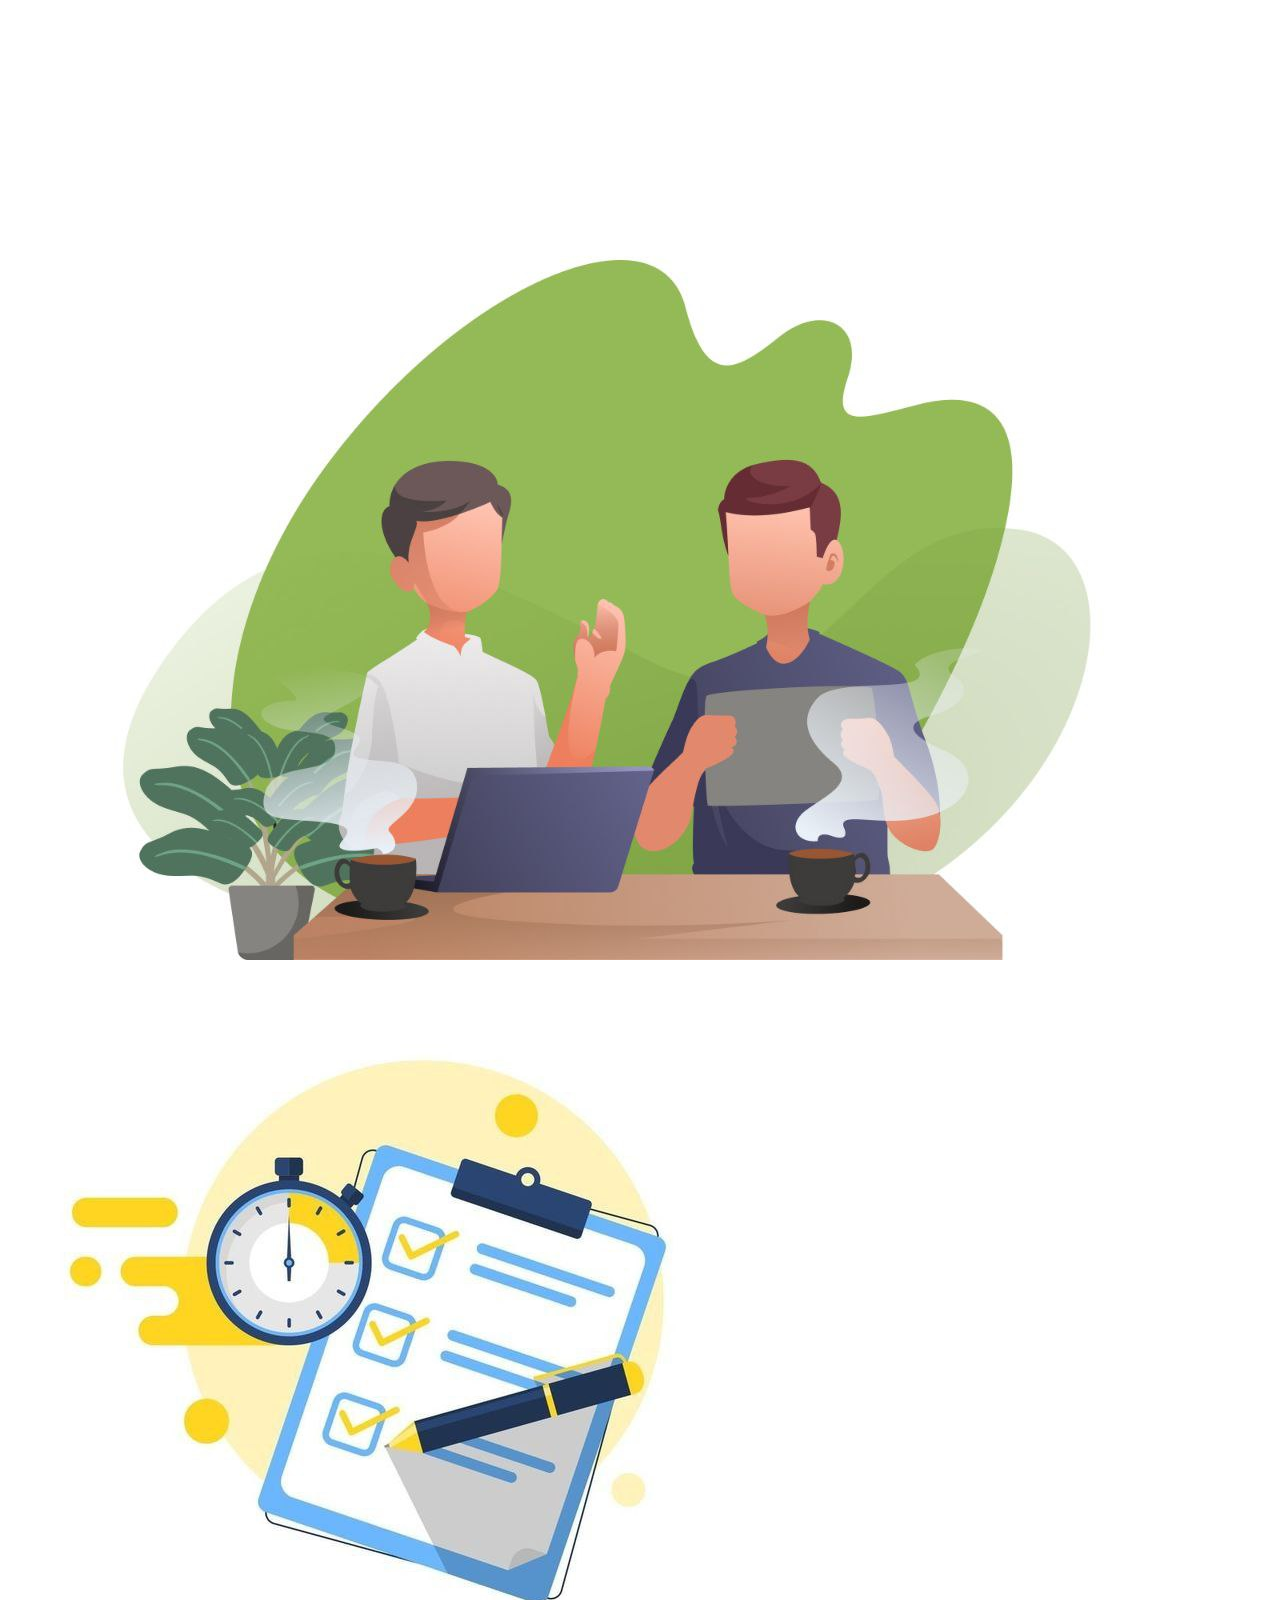
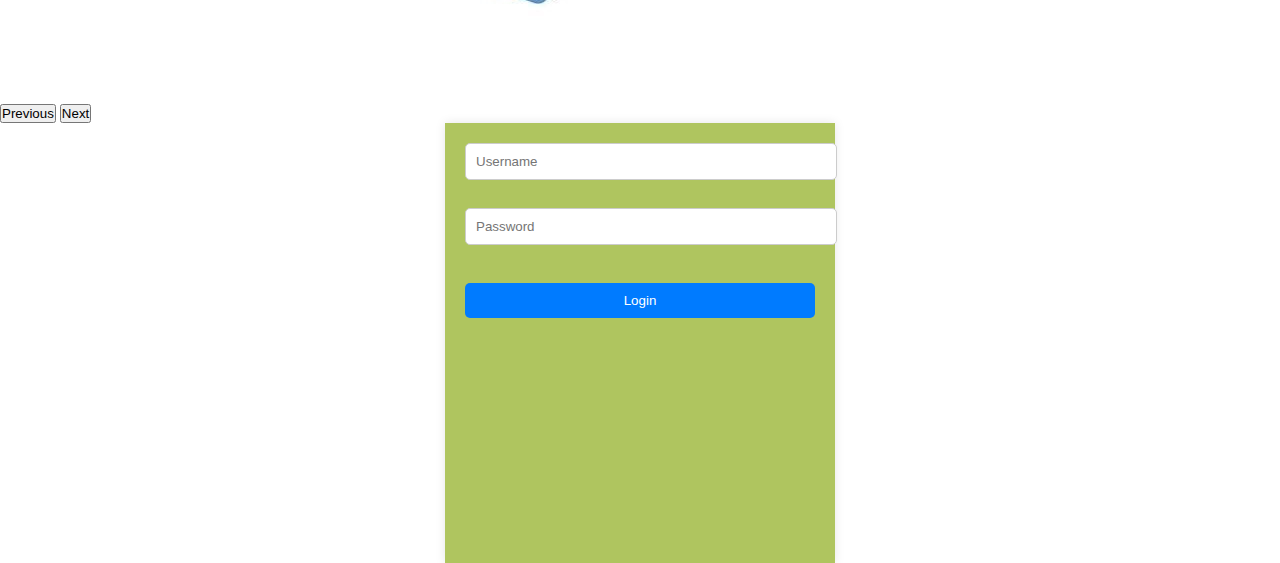
<file: index.html>
<!DOCTYPE html>
<html lang="en">
<head>
    <meta charset="UTF-8">
    <meta name="viewport" content="width=device-width, initial-scale=1.0">
    <title>TodoApp</title>
    <link rel="stylesheet" href="style.css"> 
    <link href="https://cdn.jsdelivr.net/npm/bootstrap@5.3.2/dist/css/bootstrap.min.css" rel="stylesheet" integrity="sha384-T3c6CoIi6uLrA9TneNEoa7RxnatzjcDSCmG1MXxSR1GAsXEV/Dwwykc2MPK8M2HN" crossorigin="anonymous">
    <script src="https://cdn.jsdelivr.net/npm/bootstrap@5.3.2/dist/js/bootstrap.bundle.min.js" integrity="sha384-C6RzsynM9kWDrMNeT87bh95OGNyZPhcTNXj1NW7RuBCsyN/o0jlpcV8Qyq46cDfL" crossorigin="anonymous"></script>
</head>
<body>
    <div>
    <div class="container-fluid">
        <div class="row">
            <div class="col-lg-8  ">
                <!-- Carousel -->
                <div id="carouselExampleAutoplaying" class="carousel slide" data-bs-ride="carousel">
                    <div class="carousel-inner">
                        <div class="carousel-item active">
                            <img src="./images/photo_4.jpg" class="d-block w-100" alt="...">
                        </div>
                        <div class="carousel-item">
                            <img src="./images/photo_6.jpg" class="d-block w-80" alt="...">
                        </div>
                        
                    </div>
                    <button class="carousel-control-prev" type="button" data-bs-target="#carouselExampleAutoplaying" data-bs-slide="prev">
                        <span class="carousel-control-prev-icon" aria-hidden="true"></span>
                        <span class="visually-hidden">Previous</span>
                    </button>
                    <button class="carousel-control-next" type="button" data-bs-target="#carouselExampleAutoplaying" data-bs-slide="next">
                        <span class="carousel-control-next-icon" aria-hidden="true"></span>
                        <span class="visually-hidden">Next</span>
                    </button>
                </div>
            </div>

            <div class="col-lg-4">
            
                <form id="form" onsubmit="return validate()">
                   
                    <input type="text" id="username" placeholder="Username">
                    <br><br>
                    <input type="password" id="password" placeholder="Password">
                  
                    <div id="err1"></div>
                    <div id="err2"></div>
                   <br>
                    <button type="submit">Login</button>
                </form>
                
            </div>
            
 
    <script src="index.js"></script>
    <script src="api.js"></script>
</body>
</html>
</file>
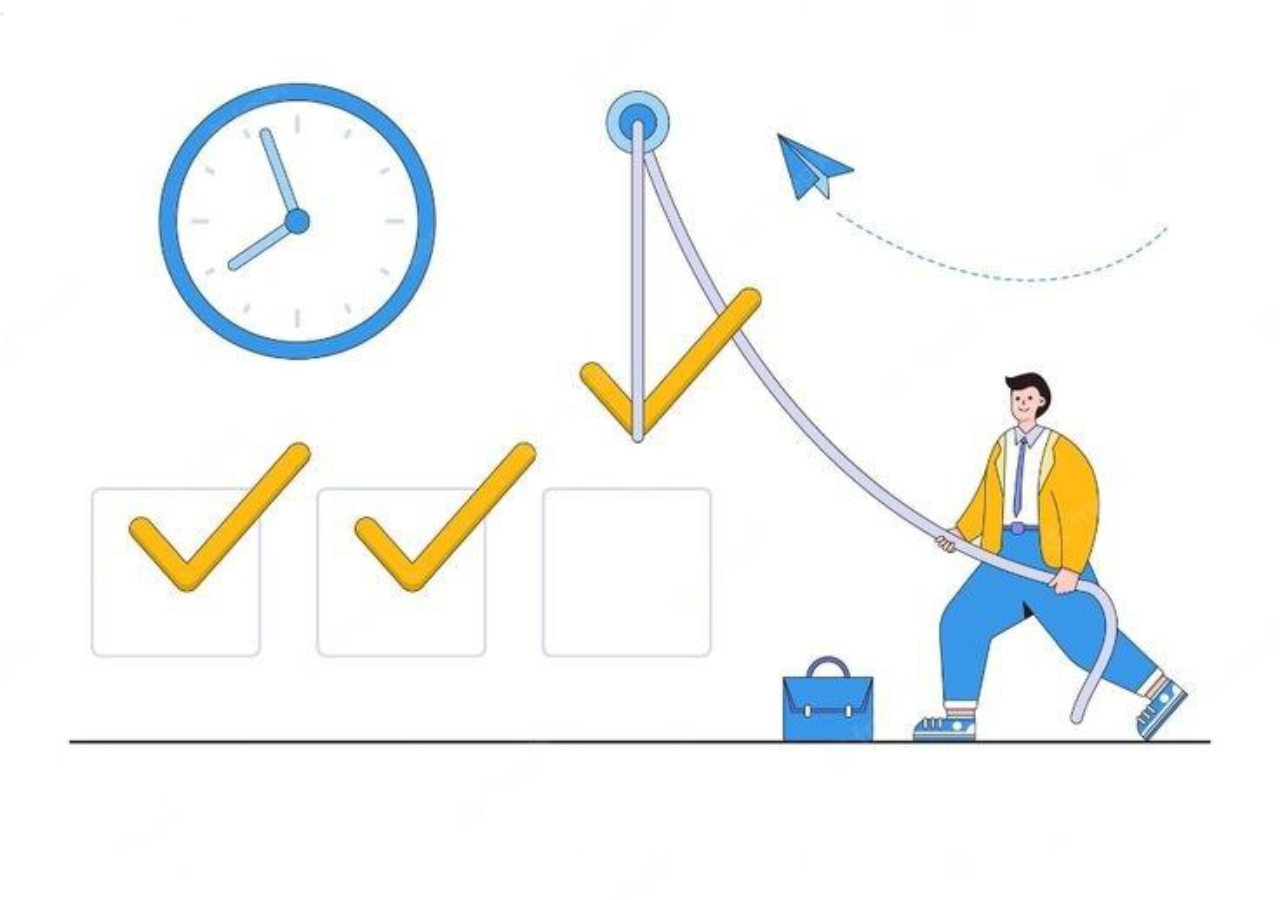
<file: main.html>
<!DOCTYPE html>
<html lang="en">
<head>
    <meta charset="UTF-8">
    <meta name="viewport" content="width=device-width, initial-scale=1.0">
    <title>Main Page</title>
    <link rel="stylesheet" href="main.css">
    <link href="https://cdn.jsdelivr.net/npm/bootstrap@5.3.2/dist/css/bootstrap.min.css" rel="stylesheet" integrity="sha384-T3c6CoIi6uLrA9TneNEoa7RxnatzjcDSCmG1MXxSR1GAsXEV/Dwwykc2MPK8M2HN" crossorigin="anonymous">
    <script src="https://cdn.jsdelivr.net/npm/bootstrap@5.3.2/dist/js/bootstrap.bundle.min.js" integrity="sha384-C6RzsynM9kWDrMNeT87bh95OGNyZPhcTNXj1NW7RuBCsyN/o0jlpcV8Qyq46cDfL" crossorigin="anonymous"></script>
</head>
<body>
  <!-- <h1>WELCOME TO THE MAIN PAGE</h1> -->
    <nav class="navbar navbar-expand-lg navbar-light bg-primary">
        <div class="container-fluid">
          <button class="navbar-toggler" type="button" data-bs-toggle="collapse" data-bs-target="#navbarTogglerDemo01" aria-controls="navbarTogglerDemo01" aria-expanded="false" aria-label="Toggle navigation">
            <span class="navbar-toggler-icon"></span>
          </button>
          <div class="collapse navbar-collapse" id="navbarTogglerDemo01">
         <div class="collapse navbar-collapse" id="navbarTogglerDemo01">
                <ul class="navbar-nav me-auto mb-2 mb-lg-0">
                    <li class="nav-item ms-auto">
                        <a class="nav-link active" aria-current="page" href="Todo.html" id="todoLink"  onclick="ajax()" >Todo List</a>
                    </li>
                    <li class="nav-item me-auto">
                        <a class="nav-link active" aria-current="page" href="logout.html" id="logoutLink" onclick="logout()">LogOut</a>
                    </li>
                </ul>
            </div>
        </div>
    </nav>

 <script src="index.js"></script>
</body>
</html>
</file>
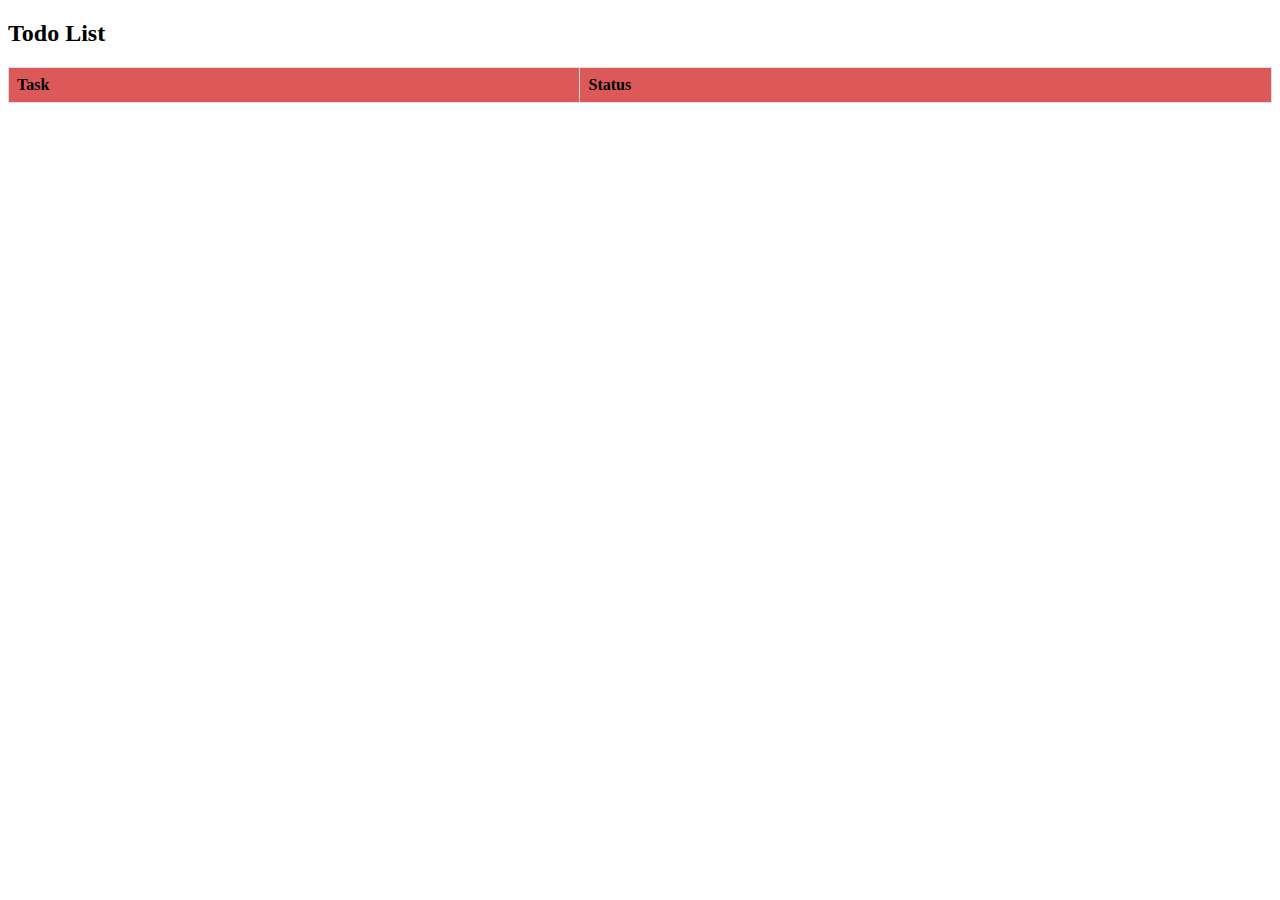
<file: Todo.html>
<!DOCTYPE html>
<html lang="en">
<head>
    <meta charset="UTF-8">
    <meta name="viewport" content="width=device-width, initial-scale=1.0">
    <title>Document</title>
</head>
<body>
    <div id="demo"></div>
    <!-- <a href="#" onclick="ajax()">Todo List</a>  -->
    <!DOCTYPE html>
<html lang="en">
<head>
    <meta charset="UTF-8">
    <meta name="viewport" content="width=device-width, initial-scale=1.0">
    <title>Todo List</title>
    <style>
      
        table {
            width: 100%;
            border-collapse: collapse;
            margin-top: 20px;
            background-color: rgb(201, 219, 213);
        }

        th, td {
            border: 1px solid #ddd;
            padding: 8px;
            text-align: left;
        }

        th {
            background-color: #dd5959;
        }

        .completed-checkbox {
            margin-left: 10px;
        }
    </style>
</head>
<body>
     <div id="todoList"> 
        <h2>Todo List</h2>
        <table>
            <thead>
                <tr>
                    <th>Task</th>
                    <th>Status</th>
                </tr>
            </thead>
            <tbody id="todoTableBody">
                
            </tbody>
        </table>
    </div>

    <script src="api.js"></script>
</body>
</html>
</file>
<file: style.css>
*{
    margin: 0;
    padding: 0;
}



#form {
    width: 350px;
    height: 400px;
    margin: 0 auto; 
    padding: 20px;
    background-color: #afc55f; 
    box-shadow: 0 0 10px rgba(0, 0, 0, 0.1);
}


input[type="text"],
input[type="password"] {
    width: 100%; 
    padding: 10px; 
    margin-bottom: 10px; 
    border: 1px solid #ccc; 
    border-radius: 5px;
}


#err1,
#err2 {
    color: red; 
    margin-bottom: 10px;
}
/* Style for submit button */
button[type="submit"] {
    width: 100%; 
    padding: 10px; 
    background-color: #007bff;
    color: #fff; 
    border: none; 
    border-radius: 5px; 
    cursor: pointer; 
    transition: background-color 0.3s; 
}


button[type="submit"]:hover {
    background-color: #0056b3; 

}
</file>
<file: main.css>
*{
    margin: 0;
    padding: 0;
}
nav{
   
    margin-right: 50px; 
    margin-top: 0px;
}
nav a{
    text-decoration: none;
    color: rgb(255, 255, 255);
    font-family: 'Trebuchet MS', 'Lucida Sans Unicode', 'Lucida Grande', 'Lucida Sans', Arial, sans-serif;
    border: 1px solid white;
    padding: 8px;
    margin: 5px;
}
nav a:hover{
    background-color: rgb(86, 184, 184);
    color:rgb(192, 27, 27); 

}

body {
    background-image: url('./images/photo_1.jpg');
    background-size: cover;
}
</file>
